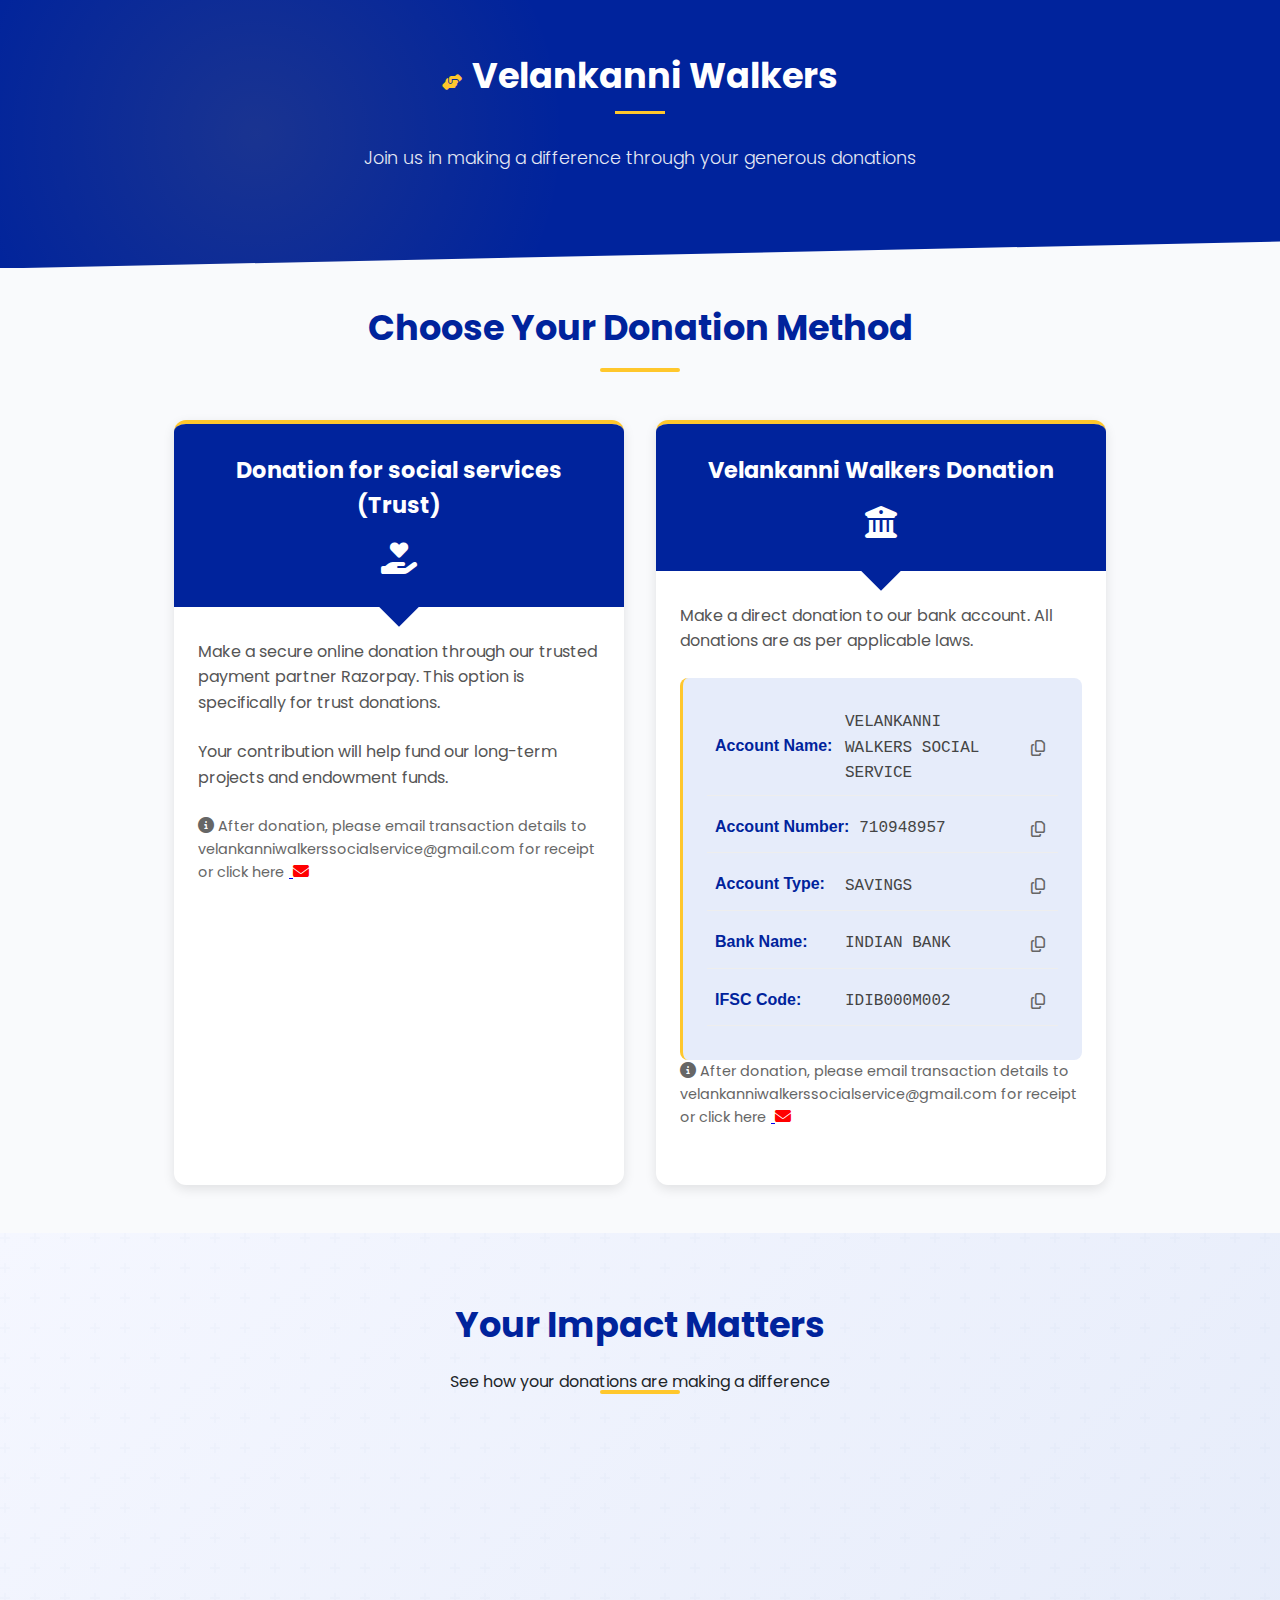
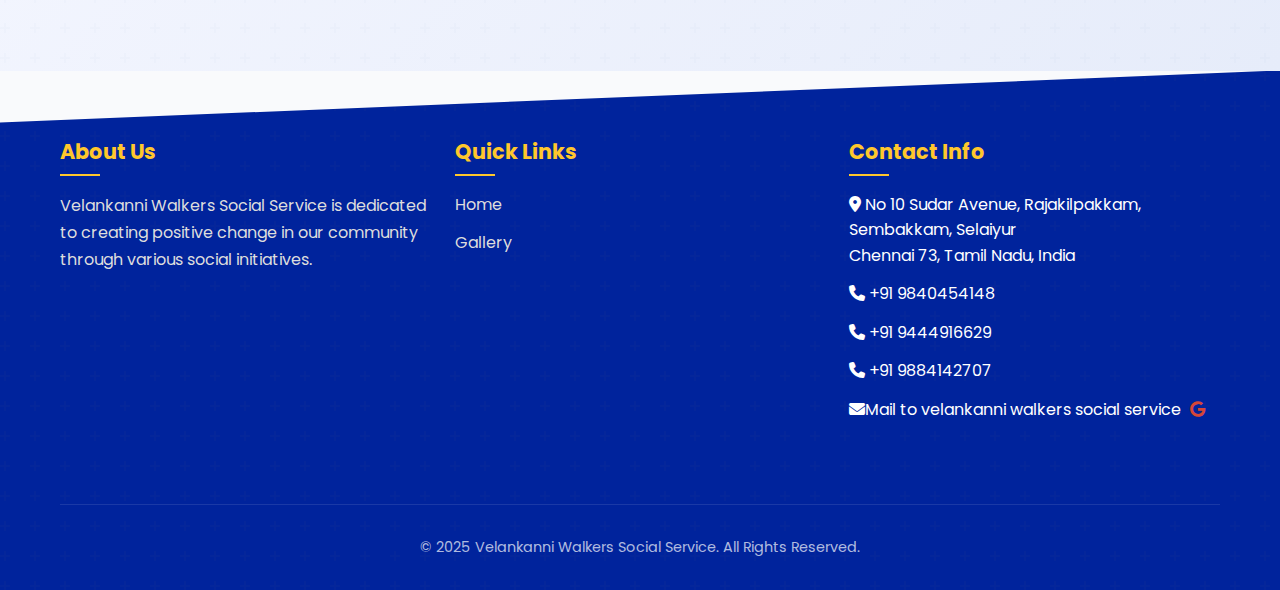
<file: donate.html>
<!DOCTYPE html>
<html lang="en">
<head>
    <meta charset="UTF-8">
    <meta name="viewport" content="width=device-width, initial-scale=1.0">
    <title>Donate | Velankanni Walkers Social Service</title>
    <link rel="stylesheet" href="https://cdnjs.cloudflare.com/ajax/libs/font-awesome/6.4.0/css/all.min.css">
    <link href="https://fonts.googleapis.com/css2?family=Poppins:wght@300;400;500;600;700&display=swap" rel="stylesheet">
    <style>
        
        :root {
            --pantone-blue: #00239c;  /* Pantone 2945 C */
            --pantone-gold: #FFC72C;   /* Pantone 124 C */
            --blue-dark: #00239c;
            --blue-light: #E6ECFA;
            --gold-light: #FFE7A3;
            --gold-dark: #E6B400;
            --light: #f8f9fa;
            --dark: #212529;
            --success: #4bb543;
            --shadow: 0 4px 12px rgba(0, 0, 0, 0.1);
            --transition: all 0.3s ease;
        }

        * {
            margin: 0;
            padding: 0;
            box-sizing: border-box;
        }

        body {
            font-family: 'Poppins', sans-serif;
            background-color: #f9fafc;
            color: var(--dark);
            line-height: 1.6;
            overflow-x: hidden;
        }

        .container {
            max-width: 1200px;
            margin: 0 auto;
            padding: 0 20px;
            width: 100%;
        }

        /* Header */
        header {
            background: linear-gradient(135deg, var(--pantone-blue), var(--blue-dark));
            color: white;
            padding: 3rem 0;
            text-align: center;
            clip-path: polygon(0 0, 100% 0, 100% 90%, 0 100%);
            padding-bottom: 6rem;
            margin-bottom: -2rem;
            position: relative;
            overflow: hidden;
        }

        header::before {
            content: '';
            position: absolute;
            top: 0;
            left: 0;
            width: 100%;
            height: 100%;
            background: radial-gradient(circle at 20% 50%, rgba(255, 199, 44, 0.1) 0%, transparent 30%);
            pointer-events: none;
        }

        .logo {
            font-size: 2.2rem;
            font-weight: 700;
            margin-bottom: 1rem;
            display: inline-block;
            position: relative;
        }

        .logo i {
            margin-right: 10px;
            color: var(--pantone-gold);
        }

        .logo::after {
            content: '';
            position: absolute;
            width: 50px;
            height: 3px;
            background: var(--pantone-gold);
            bottom: -10px;
            left: 50%;
            transform: translateX(-50%);
        }

        .tagline {
            font-weight: 300;
            max-width: 600px;
            margin: 1.5rem auto 0;
            opacity: 0.9;
            font-size: 1.1rem;
            padding: 0 15px;
        }

        /* Donation Cards */
        .donation-section {
            padding: 4rem 0 3rem;
        }

        .section-title {
            text-align: center;
            margin-bottom: 3rem;
            position: relative;
        }

        .section-title h2 {
            font-size: 2.2rem;
            color: var(--pantone-blue);
            display: inline-block;
            padding-bottom: 15px;
        }

        .section-title h2::after {
            content: '';
            position: absolute;
            width: 80px;
            height: 4px;
            background: var(--pantone-gold);
            bottom: 0;
            left: 50%;
            transform: translateX(-50%);
            border-radius: 2px;
        }

        .donation-cards {
            display: flex;
            flex-wrap: wrap;
            gap: 2rem;
            justify-content: center;
        }

        .donation-card {
            background: white;
            border-radius: 12px;
            overflow: hidden;
            box-shadow: var(--shadow);
            transition: var(--transition);
            flex: 1;
            min-width: 280px;
            max-width: 450px;
            position: relative;
            z-index: 1;
            border-top: 4px solid var(--pantone-gold);
        }

        .donation-card:hover {
            transform: translateY(-10px);
            box-shadow: 0 15px 30px rgba(0, 45, 114, 0.15);
        }

        .card-header {
            background: var(--pantone-blue);
            color: white;
            padding: 1.8rem 1.5rem;
            text-align: center;
            position: relative;
        }

        .card-header::after {
            content: '';
            position: absolute;
            bottom: -20px;
            left: 50%;
            transform: translateX(-50%);
            width: 40px;
            height: 40px;
            background: var(--pantone-blue);
            clip-path: polygon(0 0, 100% 0, 100% 50%, 50% 100%, 0 50%);
            z-index: -1;
        }

        .card-header h3 {
            font-size: 1.4rem;
            margin-bottom: 0.5rem;
            word-wrap: break-word;
        }

        .card-body {
            padding: 2rem 1.5rem;
        }

        .card-body p {
            margin-bottom: 1.5rem;
            color: #555;
            word-wrap: break-word;
        }

        .bank-details {
            background: var(--blue-light);
            border-radius: 8px;
            padding: 1.5rem;
            margin-bottom: 1.5rem;
            overflow-wrap: break-word;
            border-left: 3px solid var(--pantone-gold);
        }

        .detail-item {
            display: flex;
            margin-bottom: 0.8rem;
            flex-wrap: wrap;
        }

        .detail-label {
            font-weight: 600;
            min-width: 120px;
            color: var(--pantone-blue);
            margin-bottom: 5px;
        }

        .detail-value {
            color: #444;
            flex: 1;
            min-width: 150px;
            font-family: 'Courier New', monospace;
        }

        .btn {
            display: inline-block;
            background: linear-gradient(135deg, var(--pantone-blue), var(--blue-dark));
            color: white;
            padding: 1rem 2rem;
            border-radius: 50px;
            text-decoration: none;
            font-weight: 600;
            transition: var(--transition);
            border: none;
            cursor: pointer;
            text-align: center;
            width: 100%;
            box-shadow: 0 4px 15px rgba(0, 45, 114, 0.2);
            text-transform: uppercase;
            letter-spacing: 0.5px;
            font-size: 0.95rem;
            position: relative;
            overflow: hidden;
        }

        .btn:hover {
            transform: translateY(-3px);
            box-shadow: 0 8px 25px rgba(0, 45, 114, 0.3);
            background: linear-gradient(135deg, var(--blue-dark), var(--pantone-blue));
        }

        .btn::after {
            content: '';
            position: absolute;
            top: -50%;
            right: -50%;
            bottom: -50%;
            left: -50%;
            background: linear-gradient(to bottom, rgba(255,255,255,0.3), rgba(255,255,255,0.05));
            transform: rotateZ(60deg) translate(-5em, 7.5em);
        }

        .btn:hover::after {
            animation: sheen 1s forwards;
        }

        @keyframes sheen {
            100% {
                transform: rotateZ(60deg) translate(1em, -9em);
            }
        }

        .btn-outline {
            background: transparent;
            border: 2px solid var(--pantone-blue);
            color: var(--pantone-blue);
            box-shadow: none;
        }

        .btn-outline:hover {
            background: var(--pantone-blue);
            color: white;
        }

        .razorpay-btn {
            margin-top: 1rem;
        }

        /* Impact Section */
        .impact-section {
            background: linear-gradient(135deg, #f5f7ff, #e6ecfa);
            padding: 4rem 0;
            text-align: center;
            position: relative;
        }

        .impact-section::before {
            content: '';
            position: absolute;
            top: 0;
            left: 0;
            width: 100%;
            height: 100%;
            background: url("data:image/svg+xml,%3Csvg width='60' height='60' viewBox='0 0 60 60' xmlns='http://www.w3.org/2000/svg'%3E%3Cg fill='none' fill-rule='evenodd'%3E%3Cg fill='%23002D72' fill-opacity='0.05'%3E%3Cpath d='M36 34v-4h-2v4h-4v2h4v4h2v-4h4v-2h-4zm0-30V0h-2v4h-4v2h4v4h2V6h4V4h-4zM6 34v-4H4v4H0v2h4v4h2v-4h4v-2H6zM6 4V0H4v4H0v2h4v4h2V6h4V4H6z'/%3E%3C/g%3E%3C/g%3E%3C/svg%3E");
            opacity: 0.3;
            pointer-events: none;
        }

        .impact-stats {
            display: flex;
            flex-wrap: wrap;
            justify-content: center;
            gap: 2rem;
            margin-top: 2rem;
            position: relative;
        }

        .stat-item {
            background: white;
            padding: 2rem;
            border-radius: 12px;
            box-shadow: var(--shadow);
            min-width: 200px;
            transition: var(--transition);
            border-bottom: 4px solid var(--pantone-gold);
            position: relative;
            overflow: hidden;
        }

        .stat-item::before {
            content: '';
            position: absolute;
            top: 0;
            left: 0;
            width: 100%;
            height: 5px;
            background: var(--pantone-blue);
        }

        .stat-item:hover {
            transform: translateY(-5px);
            box-shadow: 0 10px 25px rgba(0, 45, 114, 0.15);
        }

        .stat-number {
            font-size: 2.5rem;
            font-weight: 700;
            color: var(--pantone-blue);
            margin-bottom: 0.5rem;
        }

        .stat-label {
            color: #666;
            font-size: 0.95rem;
            font-weight: 500;
        }

        /* Footer */
        footer {
            background: var(--pantone-blue);
            color: white;
            padding: 4rem 0 2rem;
            text-align: center;
            position: relative;
            clip-path: polygon(0 10%, 100% 0, 100% 100%, 0% 100%);
        }

        footer::before {
            content: '';
            position: absolute;
            top: 0;
            left: 0;
            width: 100%;
            height: 100%;
            background: url("data:image/svg+xml,%3Csvg width='60' height='60' viewBox='0 0 60 60' xmlns='http://www.w3.org/2000/svg'%3E%3Cg fill='none' fill-rule='evenodd'%3E%3Cg fill='%23FFC72C' fill-opacity='0.1'%3E%3Cpath d='M36 34v-4h-2v4h-4v2h4v4h2v-4h4v-2h-4zm0-30V0h-2v4h-4v2h4v4h2V6h4V4h-4zM6 34v-4H4v4H0v2h4v4h2v-4h4v-2H6zM6 4V0H4v4H0v2h4v4h2V6h4V4H6z'/%3E%3C/g%3E%3C/g%3E%3C/svg%3E");
            opacity: 0.2;
            pointer-events: none;
        }

        .footer-content {
            display: flex;
            flex-wrap: wrap;
            justify-content: space-between;
            margin-bottom: 3rem;
            text-align: left;
            gap: 1.5rem;
            position: relative;
        }

        .footer-column {
            flex: 1;
            min-width: 250px;
            margin-bottom: 1.3rem;
        }

        .footer-column h3 {
            color: var(--pantone-gold);
            margin-bottom: 1.5rem;
            font-size: 1.3rem;
            position: relative;
            display: inline-block;
        }

        .footer-column h3::after {
            content: '';
            position: absolute;
            width: 40px;
            height: 2px;
            background: var(--pantone-gold);
            bottom: -8px;
            left: 0;
        }

        .footer-column ul {
            list-style: none;
        }

        .footer-column ul li {
            margin-bottom: 0.8rem;
        }

        .footer-column ul li a {
            color: #ddd;
            text-decoration: none;
            transition: var(--transition);
            display: inline-block;
        }

        .footer-column ul li a:hover {
            color: var(--pantone-gold);
            transform: translateX(5px);
        }

        .footer-column p {
            color: #ddd;
            margin-bottom: 1rem;
            line-height: 1.7;
        }

        .social-links {
            display: flex;
            gap: 1rem;
            margin-top: 1.5rem;
        }

        .social-links a {
            color: var(--pantone-blue);
            background: var(--pantone-gold);
            width: 40px;
            height: 40px;
            border-radius: 50%;
            display: flex;
            align-items: center;
            justify-content: center;
            transition: var(--transition);
            box-shadow: 0 4px 8px rgba(0, 0, 0, 0.1);
        }

        .social-links a:hover {
            background: white;
            transform: translateY(-3px);
            box-shadow: 0 6px 12px rgba(0, 0, 0, 0.15);
        }

        .copyright {
            margin-top: 3rem;
            padding-top: 2rem;
            border-top: 1px solid rgba(255, 255, 255, 0.1);
            font-size: 0.9rem;
            color: rgba(255, 255, 255, 0.7);
            line-height: 1.5;
            position: relative;
        }

        /* Responsive */
        @media (max-width: 768px) {
            header {
                clip-path: polygon(0 0, 100% 0, 100% 95%, 0 100%);
                padding-bottom: 5rem;
            }

            .logo {
                font-size: 1.8rem;
            }

            .tagline {
                font-size: 1rem;
            }

            .section-title h2 {
                font-size: 1.8rem;
            }

            .card-header h3 {
                font-size: 1.3rem;
            }

            .stat-item {
                min-width: 160px;
                padding: 1.5rem;
            }

            .stat-number {
                font-size: 2rem;
            }

            .footer-column {
                min-width: 100%;
            }

            .footer-content {
                flex-direction: column;
            }

            footer {
                clip-path: polygon(0 5%, 100% 0, 100% 100%, 0% 100%);
            }
        }

        @media (max-width: 480px) {
            .logo {
                font-size: 1.6rem;
            }

            .tagline {
                font-size: 0.95rem;
            }

            .donation-card {
                min-width: 100%;
            }

            .detail-item {
                flex-direction: column;
            }

            .detail-label {
                min-width: 100%;
                margin-bottom: 2px;
            }

            .detail-value {
                min-width: 100%;
            }

            .stat-item {
                min-width: 140px;
                padding: 1.2rem;
            }

            .stat-number {
                font-size: 1.8rem;
            }

            .btn {
                padding: 0.9rem 1.5rem;
                font-size: 0.9rem;
            }

            footer {
                clip-path: polygon(0 3%, 100% 0, 100% 100%, 0% 100%);
                padding-top: 3.5rem;
            }
        }

        /* Animations */
        @keyframes fadeIn {
            from { opacity: 0; transform: translateY(20px); }
            to { opacity: 1; transform: translateY(0); }
        }

        .animate {
            animation: fadeIn 0.8s ease forwards;
        }

        .delay-1 {
            animation-delay: 0.2s;
        }

        .delay-2 {
            animation-delay: 0.4s;
        }

        /* Floating elements */
        .floating {
            animation: floating 3s ease-in-out infinite;
        }

        @keyframes floating {
            0% { transform: translateY(0px); }
            50% { transform: translateY(-10px); }
            100% { transform: translateY(0px); }
        }
    </style>
</head>
<body>
    <header>
        <div class="container">
            <div class="logo floating">
                <i class="fas fa-hands-helping"></i>Velankanni Walkers
            </div>
            <p class="tagline">Join us in making a difference through your generous donations</p>
        </div>
    </header>

    <section class="donation-section">
        <div class="container">
            <div class="section-title">
                <h2>Choose Your Donation Method</h2>
            </div>

            <div class="donation-cards">
                <div class="donation-card animate">
                    <div class="card-header">
                       <h3>Donation for social services (Trust)</h3>
                        <i class="fas fa-hand-holding-heart" style="font-size: 2rem; margin-top: 10px;"></i>
                    </div>
                    <div class="card-body">
                        <p>Make a secure online donation through our trusted payment partner Razorpay. This option is specifically for trust donations.</p>
                        
                        <p>Your contribution will help fund our long-term projects and endowment funds.</p>
                        
                        <form class="razorpay-btn">
                            <script src="https://checkout.razorpay.com/v1/payment-button.js" data-payment_button_id="YOUR_RAZORPAY_BUTTON_ID" async> </script>
                        </form>
                        
                        <p style="font-size: 0.9rem; color: #666;"><i class="fas fa-info-circle"></i> After donation, please email transaction details to velankanniwalkerssocialservice@gmail.com for receipt or click here<a href="mailto:velankanniwalkerssocialservice@gmail.com?subject=Velankaani Walkers Social Service Donation Trust" style="margin-left: 5px;">
    <i class="fas fa-envelope" style="color: red;"></i>
  </a></p>
                    </div>
                </div>
                <div class="donation-card animate delay-1">
                    <div class="card-header">
                          <h3> Velankanni Walkers Donation </h3>
                        <i class="fas fa-university" style="font-size: 2rem; margin-top: 10px;"></i>
                    </div>
                    <div class="card-body">
                        <p>Make a direct donation to our bank account. All donations are as per applicable laws.</p>
                        
                       <div class="bank-details">
  <div class="detail-item">
    <span class="detail-label">Account Name:</span>
    <span class="detail-value" id="accountName">VELANKANNI WALKERS SOCIAL SERVICE</span>
    <button class="copy-btn" onclick="copyToClipboard('accountName')">
      <i class="far fa-copy"></i>
    </button>
  </div>
  <div class="detail-item">
    <span class="detail-label">Account Number:</span>
    <span class="detail-value" id="accountNumber">710948957</span>
    <button class="copy-btn" onclick="copyToClipboard('accountNumber')">
      <i class="far fa-copy"></i>
    </button>
  </div>
  <div class="detail-item">
    <span class="detail-label">Account Type:</span>
    <span class="detail-value" id="accountType">SAVINGS</span>
    <button class="copy-btn" onclick="copyToClipboard('accountType')">
      <i class="far fa-copy"></i>
    </button>
  </div>
  <div class="detail-item">
    <span class="detail-label">Bank Name:</span>
    <span class="detail-value" id="bankName">INDIAN BANK</span>
    <button class="copy-btn" onclick="copyToClipboard('bankName')">
      <i class="far fa-copy"></i>
    </button>
  </div>
  <div class="detail-item">
    <span class="detail-label">IFSC Code:</span>
    <span class="detail-value" id="ifscCode">IDIB000M002</span>
    <button class="copy-btn" onclick="copyToClipboard('ifscCode')">
      <i class="far fa-copy"></i>
    </button>
  </div>
</div>

<script>
function copyToClipboard(elementId) {
  const element = document.getElementById(elementId);
  const text = element.innerText;
  
  navigator.clipboard.writeText(text).then(() => {
    // Change icon briefly to show success
    const btn = element.nextElementSibling;
    btn.innerHTML = '<i class="fas fa-check"></i>';
    setTimeout(() => {
      btn.innerHTML = '<i class="far fa-copy"></i>';
    }, 1000);
  }).catch(err => {
    console.error('Failed to copy: ', err);
  });
}
</script>

<style>
.bank-details {
  font-family: Arial, sans-serif;
  max-width: 500px;
  margin: 0 auto;
}

.detail-item {
  display: flex;
  align-items: center;
  margin-bottom: 10px;
  padding: 8px;
  border-bottom: 1px solid #eee;
}

.detail-label {
  font-weight: bold;
  min-width: 120px;
}

.detail-value {
  flex-grow: 1;
  margin: 0 10px;
}

.copy-btn {
  background: none;
  border: none;
  cursor: pointer;
  color: #666;
  padding: 5px;
}

.copy-btn:hover {
  color: #333;
}

.far, .fas {
  font-size: 16px;
}
</style>
                        
                        <p style="font-size: 0.9rem; color: #666;"><i class="fas fa-info-circle"></i> After donation, please email transaction details to velankanniwalkerssocialservice@gmail.com for receipt or click here<a href="mailto:velankanniwalkerssocialservice@gmail.com?subject=Velankaani Walkers Social Service Donation Trust" style="margin-left: 5px;">
    <i class="fas fa-envelope" style="color: red;"></i>
  </a></p>
                    </div>
                </div>
            </div>
        </div>
    </section>

    <section class="impact-section">
        <div class="container">
            <div class="section-title">
                <h2>Your Impact Matters</h2>
                <p>See how your donations are making a difference</p>
            </div>
            
            <div class="impact-stats">
                <div class="stat-item animate delay-1">
                    <div class="stat-number">1,250+</div>
                    <div class="stat-label">Lives Impacted</div>
                </div>
                <div class="stat-item animate delay-2">
                    <div class="stat-number">75+</div>
                    <div class="stat-label">Projects Completed</div>
                </div>
                <div class="stat-item animate">
                    <div class="stat-number">₹5.8L+</div>
                    <div class="stat-label">Donations Raised</div>
                </div>
            </div>
        </div>
    </section>

    <footer>
        <div class="container">
            <div class="footer-content">
                <div class="footer-column">
                    <h3>About Us</h3>
                    <p>Velankanni Walkers Social Service is dedicated to creating positive change in our community through various social initiatives.</p>
                    <div class="social-links">
                       
                    </div>
                </div>
                <div class="footer-column">
                    <h3>Quick Links</h3>
                    <ul>
                        <li><a href="index.html">Home</a></li>
                       
                        <li><a href="gallery.html">Gallery</a></li>
                       
                    </ul>
                </div>
                <div class="footer-column">
                    <h3>Contact Info</h3>
                    <ul>
                        <li><i class="fas fa-map-marker-alt"></i> No 10 Sudar Avenue, Rajakilpakkam,<br> Sembakkam, Selaiyur<br> Chennai 73, Tamil Nadu, India</li>
                        <li><i class="fas fa-phone"></i> +91 9840454148</li>
                        <li><i class="fas fa-phone"></i> +91 9444916629</li>
                        <li><i class="fas fa-phone"></i> +91 9884142707</li>
                       <li>
  <i class="fas fa-envelope"></i>Mail to velankanni walkers social service 
  <a href="mailto:velankanniwalkerssocialservice@gmail.com?subject=Velankaani Walkers Social Service Donation Trust" style="margin-left: 5px;">
    <i class="fab fa-google" style="color: #D44638;"></i>
  </a>
</li>
                </div>
            </div>
            
            <div class="copyright">
                <p>&copy; 2025 Velankanni Walkers Social Service. All Rights Reserved.</p>
              
            </div>
        </div>
    </footer>

    <script>
        // Simple animation trigger on scroll
        document.addEventListener('DOMContentLoaded', function() {
            const animateElements = document.querySelectorAll('.animate');
            
            const observer = new IntersectionObserver((entries) => {
                entries.forEach(entry => {
                    if (entry.isIntersecting) {
                        entry.target.style.opacity = 1;
                    }
                });
            }, { threshold: 0.1 });
            
            animateElements.forEach(element => {
                element.style.opacity = 0;
                observer.observe(element);
            });
        });
    </script>
</body>
</html>
</file>
